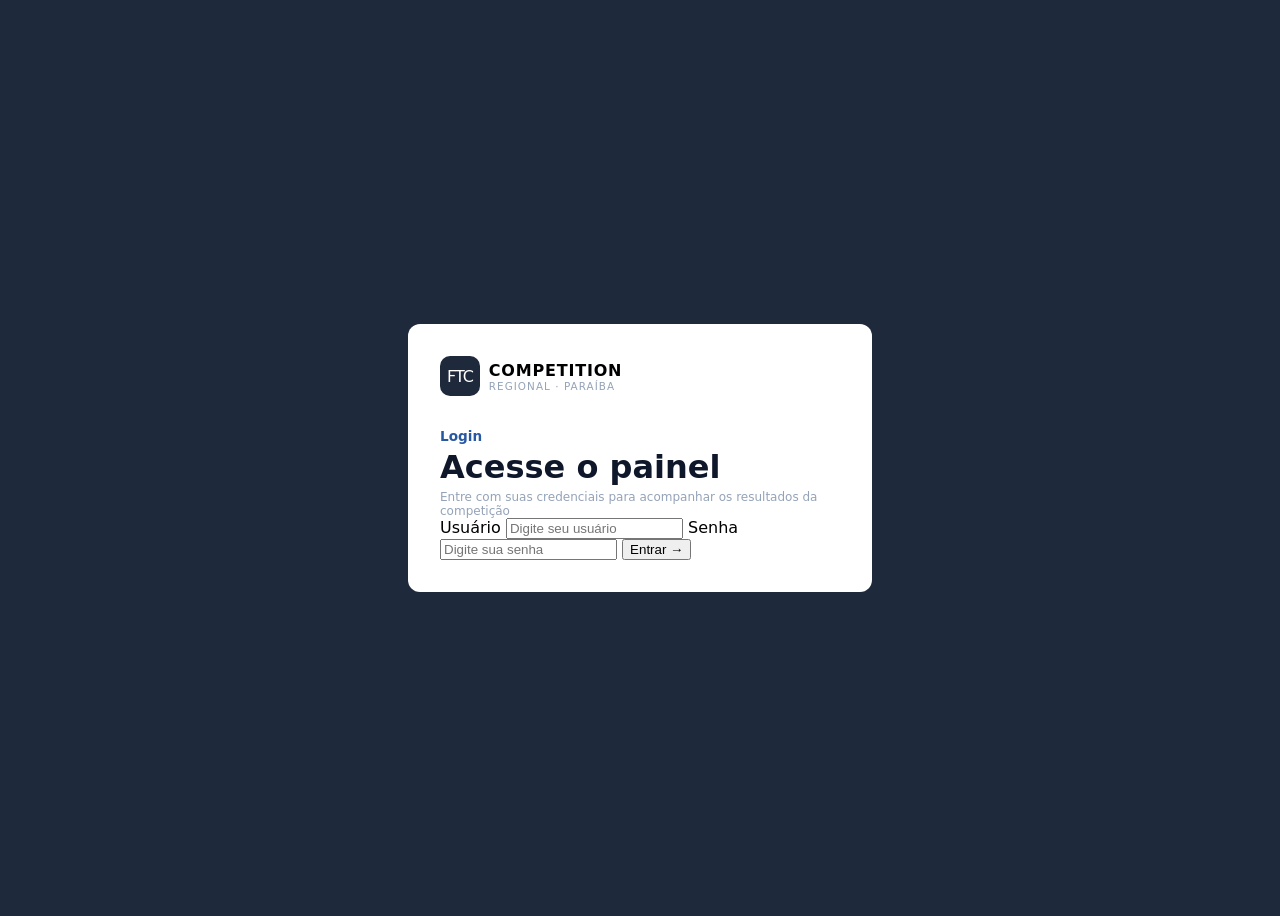
<file: index.html>
<!DOCTYPE html>
<html lang="pt-br">
<head>
    <meta charset="UTF-8">
    <meta name="viewport" content="width=device-width, initial-scale=1.0">
    <title>FTC|PB Regional</title>
    <link rel="stylesheet" href="style.css">
</head>
<body>
    <section class="login-screen">
        <div class="login-card">
            <div class="organization">
                <div class="box-ftc">
                    FTC
                </div> 
                <div class="column-itens">
                    <strong>COMPETITION</strong>
                    <span>REGIONAL · PARAÍBA</span>
                </div>
            </div>
            <div class="intro">
                <p class="minor">Login</p>
                <h1>Acesse o painel</h1>
                <p class="minor-information">Entre com suas credenciais para acompanhar os resultados da competição</p>
            </div>
            <form>
                <label for="username">Usuário</label>
                <input type="text" placeholder="Digite seu usuário" required>
                <label for="password">Senha</label>
                <input type="password" placeholder="Digite sua senha" required>
                <button type="submit">Entrar <span>→</span></button>
            </form>
        </div>
    </section>
</body>
</html>
</file>
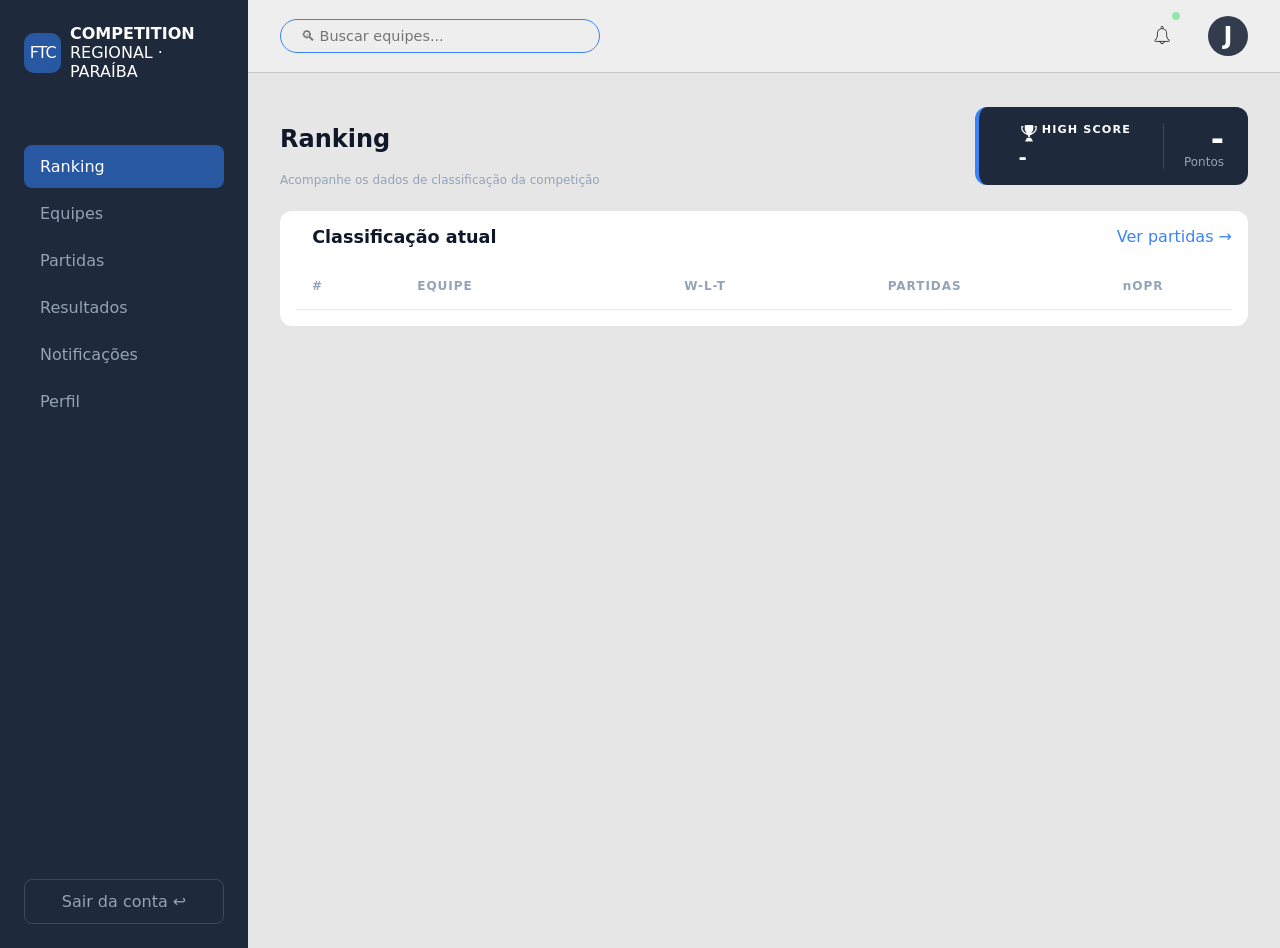
<file: ftc-pb-competition/paginas/pag-home.html>
<!DOCTYPE html>
<html lang="pt-br">
    <head>
        <meta charset="UTF-8">
        <meta name="viewport" content="width=device-width, initial-scale=1.0">
        <title>FTC|PB Regional</title>
        <link rel="stylesheet" href="../estilos/base.css">
        <link rel="stylesheet" href="../estilos/style-home.css">
        <script src="../scripts/script-home.js" defer></script>
    </head>
    <body>
        <div class="layout">
            <nav class="menu">
                <div class="organization">
                    <div class="box-ftc">FTC</div>
                    <div class="column-itens">
                        <strong>COMPETITION</strong>
                        <span>REGIONAL · PARAÍBA</span>
                    </div>
                </div>

                <ul class="menu-lista">
                    <li><a href="#" class="ativo" data-secao="ranking" aria-label="Abrir seção de ranking">Ranking</a></li>
                    <li><a href="#" data-secao="equipes" aria-label="Abrir seção de equipes">Equipes</a></li>
                    <li><a href="#" data-secao="partidas" aria-label="Abrir seção de partidas">Partidas</a></li>
                    <li><a href="#" data-secao="resultados" aria-label="Abrir seção de resultados">Resultados</a></li>
                    <li><a href="#" data-secao="notificacoes">Notificações</a></li>
                    <li><a href="#" data-secao="perfil" aria-label="Abrir seção de perfil">Perfil</a></li>
                </ul>
                <a class="btn-sair" href="pag-login.html">Sair da conta <span>↩</span></a>
            </nav>
            <div class="overlay" id="overlay"></div>
            
            <div class="area-principal">
                    <header class="topbar">
                        <button class="btn-menu" id="btn-menu" aria-label="Abrir menu">☰</button>
                        <input type="search" class="busca" placeholder="🔍︎ Buscar equipes...">
                        <div class="topbar-acoes">
                            <button class="icone-btn" aria-label="Notificações" data-secao="notificacoes">
                                <img src="../imagens/sino.png" alt="sino" width="20"><span class="ponto"></span>
                            </button>
                            <div class="perfil">
                                <div class="avatar" data-secao="perfil" aria-label="Abrir perfil">J</div>
                            </div>
                        </div>
                    </header>
                
                <main class="conteudo">
                    <section id="ranking" class="secao ativa">
                            <header class="top-ranking">
                                <div class="information-ranking">
                                    <h1>Ranking</h1>
                                    <p class="minor-information">Acompanhe os dados de classificação da competição</p>
                                </div>
                                <div class="high-score">
                                    <div id="lider-logos-container" class="destaque-logos-grupo">
                                        <!-- As logos das equipes serão injetadas aqui via JavaScript -->
                                    </div>
                                    <div class="leader-ranking">
                                        <span class="destaque-rotulo"><img src="../imagens/trofeu.png" alt="trofeu" width="20px"> High Score</span>
                                        <strong id="lider-nome" class="destaque-nome">-</strong>
                                    </div>
                                    <div class="destaque-pontos">
                                        <strong id="lider-pontos">-</strong>
                                        <span>Pontos</span>
                                    </div>
                                </div>
                            </header>
                        <div class="tabela-container">
                            <div class="classificacao-ranking">
                                <div class="titulo-classificacao">
                                    <h2>Classificação atual</h2>
                                    <span id="total-equipes"> </span>
                                </div>
                                <div class="acesso-partidas">
                                    <span data-secao="partidas">Ver partidas →</span>
                                </div>
                            </div>
                            <table class="tabela">
                                <thead>
                                    <tr>
                                        <th>#</th>
                                        <th>EQUIPE</th>
                                        <th>W-L-T</th>
                                        <th>PARTIDAS</th>
                                        <th>nOPR</th>
                                    </tr>
                                </thead>
                                <tbody id="ranking-corpo">
                                </tbody>
                            </table>
                        </div>
                    </section>
                    <section id="equipes" class="secao">
                        <h1>Equipes</h1>
                    </section>
                    <section id="partidas" class="secao">
                        <header class="top-partidas">
                            <h1>Partidas</h1>
                            <p class="minor-information">Alianças e placares de cada partida</p>
                        </header>

                        <form id="form-partida" class="form-partida">
                            <h2>Adicionar partida</h2>

                            <div class="form-aliancas">
                                <fieldset class="form-alianca vermelha">
                                    <legend>Aliança vermelha</legend>
                                    <select id="v1" required></select>
                                    <select id="v2" required></select>
                                    <input type="number" id="vnp" min="0" placeholder="Placar">
                                    <input type="number" id="vpp" min="0" placeholder="Penalidades">
                                </fieldset>

                                <fieldset class="form-alianca azul">
                                    <legend>Aliança azul</legend>
                                    <select id="a1" required></select>
                                    <select id="a2" required></select>
                                    <input type="number" id="anp" min="0" placeholder="Placar">
                                    <input type="number" id="app" min="0" placeholder="Penalidades">
                                </fieldset>
                            </div>

                            <p class="form-erro" id="form-erro"></p>
                            <button type="submit">Adicionar partida</button>
                        </form>
                        <div class="lista-partidas" id="lista-partidas"></div>
                    </section>
                    <section id="Resultados" class="secao">
                        <h1>Resultados</h1>
                    </section>
                    <section id="notificacoes" class="secao">
                        <h1>Notificações</h1>
                    </section>
                    <section id="perfil" class="secao">
                        <h1>Perfil</h1>
                    </section>
                </main>
            </div>
        </div>
    </body>
</html>
</file>
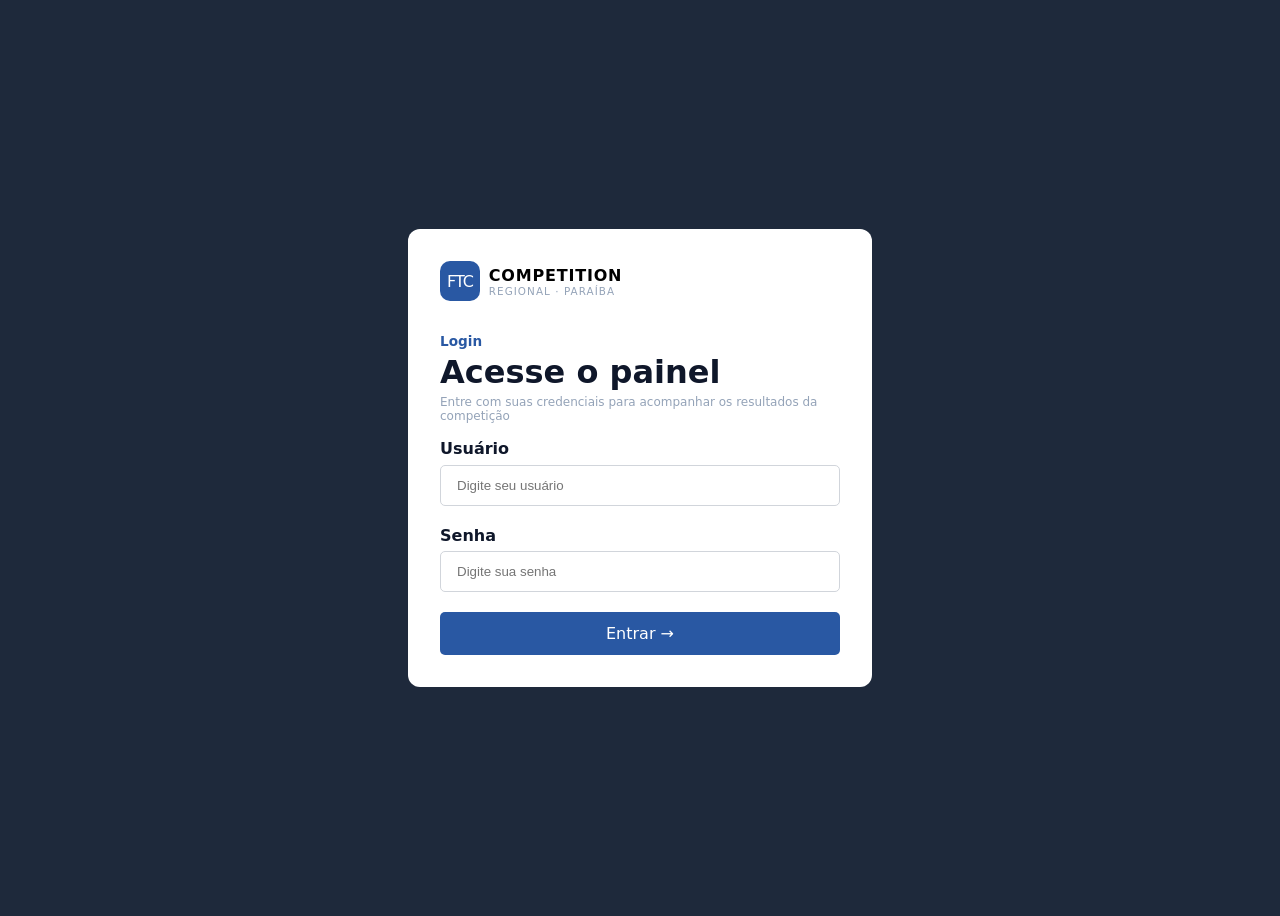
<file: ftc-pb-competition/paginas/pag-login.html>
<!DOCTYPE html>
<html lang="pt-br">
<head>
    <meta charset="UTF-8">
    <meta name="viewport" content="width=device-width, initial-scale=1.0">
    <title>FTC|PB Regional</title>
    <link rel="stylesheet" href="../estilos/base.css">
    <link rel="stylesheet" href="../estilos/style-login.css">
    <script src="../scripts/script-login.js" defer></script>
    
</head>
<body>
    <section class="login-screen">
        <div class="login-card">
            <div class="organization">
                <div class="box-ftc">
                    FTC
                </div> 
                <div class="column-itens">
                    <strong>COMPETITION</strong>
                    <span>REGIONAL · PARAÍBA</span>
                </div>
            </div>
            <div class="intro">
                <p class="minor">Login</p>
                <h1>Acesse o painel</h1>
                <p class="minor-information">Entre com suas credenciais para acompanhar os resultados da competição</p>
            </div>
            <form id="login-form">
                <div class="field">
                    <label for="username">Usuário</label>
                    <input type="text" placeholder="Digite seu usuário" id="username" required>
                </div>
                <div class="field">
                    <label for="password">Senha</label>
                    <input type="password" placeholder="Digite sua senha" id="password" required>
                </div>
                <div>
                    <button type="submit">Entrar <span>→</span></button>
                </div>
            </form>
        </div>
    </section>
</body>
</html>
</file>
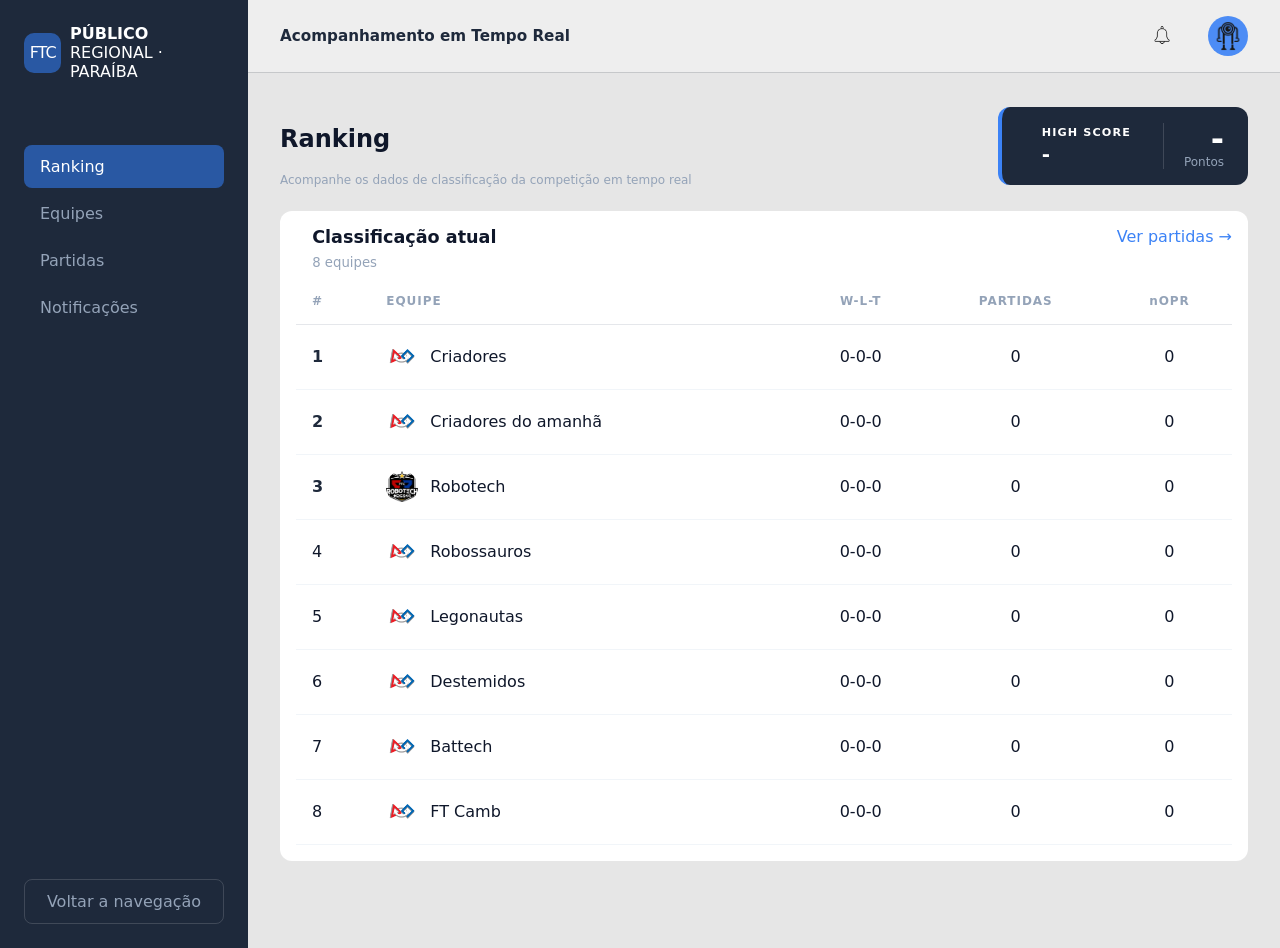
<file: codigo/ftc-pb-competition/paginas/pag-home-publico.html>
<!DOCTYPE html>
<html lang="pt-br">
    <head>
        <meta charset="UTF-8">
        <meta name="viewport" content="width=device-width, initial-scale=1.0">
        <title>FTC PB Regional - Acompanhamento Público</title>
        <link rel="stylesheet" href="../estilos/base.css">
        <link rel="stylesheet" href="../estilos/style-home.css">
        <link rel="icon" type="image/png" href="../imagens/robo.png">
        <script src="../scripts/script-home.js" defer></script>
    </head>
    <body>
        <div class="layout">
            <nav class="menu">
                <div class="organization">
                    <div class="box-ftc">FTC</div>
                    <div class="column-itens">
                        <strong>PÚBLICO</strong>
                        <span>REGIONAL · PARAÍBA</span>
                    </div>
                </div>

                <ul class="menu-lista">
                    <li><a href="#" class="ativo" data-secao="ranking" aria-label="Abrir seção de ranking">Ranking</a></li>
                    <li><a href="#" data-secao="equipes" aria-label="Abrir seção de equipes">Equipes</a></li>
                    <li><a href="#" data-secao="partidas" aria-label="Abrir seção de partidas">Partidas</a></li>
                    <li><a href="#" data-secao="notificacoes">Notificações</a></li>
                </ul>
                <a class="btn-sair" href="https//google.com.br">Voltar a navegação <span></span></a>
            </nav>
            <div class="overlay" id="overlay"></div>
            
            <div class="area-principal">
                <header class="topbar">
                    <button class="btn-menu" id="btn-menu" aria-label="Abrir menu">☰</button>
                    <div class="topbar-titulo-publico">
                        <span>Acompanhamento em Tempo Real</span>
                    </div>
                    <div class="topbar-acoes">
                        <button class="icone-btn" aria-label="Notificações" data-secao="notificacoes">
                                <img src="../imagens/sino.png" alt="sino" width="20"><span class="ponto"></span>
                        </button>
                        <div class="perfil">
                            <div class="avatar-publico" title="Modo Espectador">
                                <img src="../imagens/robo.png" alt="robô observador" width="30px">
                            </div>
                        </div>
                    </div>
                </header>
                
                <main class="conteudo">
                    <!-- Seção Ranking -->
                    <section id="ranking" class="secao ativa">
                        <header class="top-ranking">
                            <div class="information-ranking">
                                <h1>Ranking</h1>
                                <p class="minor-information">Acompanhe os dados de classificação da competição em tempo real</p>
                            </div>
                            <div class="high-score">
                                <div id="lider-logos-container" class="destaque-logos-grupo">
                                    <!-- Injetado via JS -->
                                </div>
                                <div class="leader-ranking">
                                    <span class="destaque-rotulo">High Score</span>
                                    <strong id="lider-nome" class="destaque-nome">-</strong>
                                </div>
                                <div class="destaque-pontos">
                                    <strong id="lider-pontos">-</strong>
                                    <span>Pontos</span>
                                </div>
                            </div>
                        </header>
                        <div class="tabela-container">
                            <div class="classificacao-ranking">
                                <div class="titulo-classificacao">
                                    <h2>Classificação atual</h2>
                                    <span id="total-equipes"> </span>
                                </div>
                                <div class="acesso-partidas">
                                    <span data-secao="partidas">Ver partidas →</span>
                                </div>
                            </div>
                            <table class="tabela">
                                <thead>
                                    <tr>
                                        <th>#</th>
                                        <th>EQUIPE</th>
                                        <th>W-L-T</th>
                                        <th>PARTIDAS</th>
                                        <th>nOPR</th>
                                    </tr>
                                </thead>
                                <tbody id="ranking-corpo">
                                </tbody>
                            </table>
                        </div>
                    </section>

                    <!-- Seção Equipes (Somente visualização) -->
                    <section id="equipes" class="secao">
                        <header class="top-equipes">
                            <div>
                                <h1>Equipes Participantes</h1>
                                <p class="minor-information">Conheça todas as equipes cadastradas no torneio</p>
                            </div>
                        </header>
                        <div class="container-cards-equipes" id="lista-equipes">
                            <!-- Injetado via JS -->
                        </div>
                    </section>

                    <!-- Seção Partidas (Somente visualização) -->
                    <section id="partidas" class="secao">
                        <header class="top-partidas">
                            <h1>Partidas</h1>
                            <p class="minor-information">Alianças e placares atualizados</p>
                        </header>
                        <div class="lista-partidas" id="lista-partidas">
                            <!-- Injetado via JS -->
                        </div>
                    </section>
                    <section id="notificacoes" class="secao">
                        <header class="top-notificacoes">
                            <h1>Notificações</h1>
                            <p class="minor-information">Acompanhe as atualizações e eventos recentes da competição</p>
                        </header>

                        <div class="acoes-notificacoes">
                            <button id="btn-limpar-notificacoes" class="btn-secundario">Limpar notificações</button>
                        </div>

                        <div class="lista-notificacoes" id="lista-notificacoes">
                            <!-- Inserido via JavaScript -->
                        </div>
                    </section>
                </main>
            </div>
        </div>
    </body>
</html>
</file>
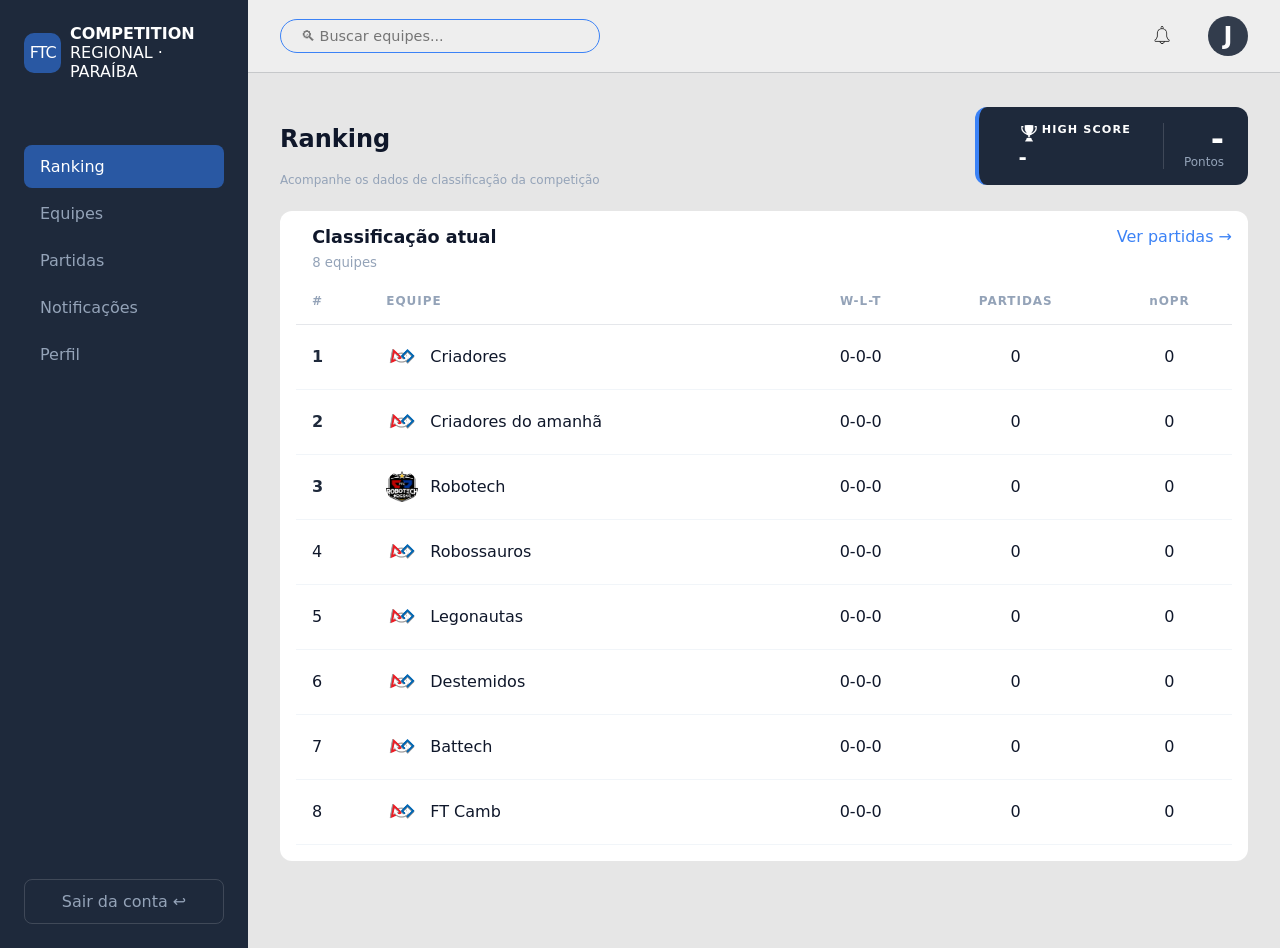
<file: codigo/ftc-pb-competition/paginas/pag-home.html>
<!DOCTYPE html>
<html lang="pt-br">
    <head>
        <meta charset="UTF-8">
        <meta name="viewport" content="width=device-width, initial-scale=1.0">
        <title>FTC|PB Regional</title>
        <link rel="icon" type="image/png" href="../imagens/robo.png">
        <link rel="stylesheet" href="../estilos/base.css">
        <link rel="stylesheet" href="../estilos/style-home.css">
        <script src="../scripts/script-home.js" defer></script>
    </head>
    <body>
        <div class="layout">
            <nav class="menu">
                <div class="organization">
                    <div class="box-ftc">FTC</div>
                    <div class="column-itens">
                        <strong>COMPETITION</strong>
                        <span>REGIONAL · PARAÍBA</span>
                    </div>
                </div>

                <ul class="menu-lista">
                    <li><a href="#" class="ativo" data-secao="ranking" aria-label="Abrir seção de ranking">Ranking</a></li>
                    <li><a href="#" data-secao="equipes" aria-label="Abrir seção de equipes">Equipes</a></li>
                    <li><a href="#" data-secao="partidas" aria-label="Abrir seção de partidas">Partidas</a></li>
                    <li><a href="#" data-secao="notificacoes">Notificações</a></li>
                    <li><a href="#" data-secao="perfil" aria-label="Abrir seção de perfil">Perfil</a></li>
                </ul>
                <a class="btn-sair" href="pag-login.html">Sair da conta <span>↩</span></a>
            </nav>
            <div class="overlay" id="overlay"></div>
            
            <div class="area-principal">
                    <header class="topbar">
                        <button class="btn-menu" id="btn-menu" aria-label="Abrir menu">☰</button>
                        <input type="search" class="busca" placeholder="🔍︎ Buscar equipes...">
                        <div class="topbar-acoes">
                            <button class="icone-btn" aria-label="Notificações" data-secao="notificacoes">
                                <img src="../imagens/sino.png" alt="sino" width="20"><span class="ponto"></span>
                            </button>
                            <div class="perfil">
                                <div class="avatar" data-secao="perfil" aria-label="Abrir perfil"></div>
                            </div>
                        </div>
                    </header>
                
                <main class="conteudo">
                    <section id="ranking" class="secao ativa">
                            <header class="top-ranking">
                                <div class="information-ranking">
                                    <h1>Ranking</h1>
                                    <p class="minor-information">Acompanhe os dados de classificação da competição</p>
                                </div>
                                <div class="high-score">
                                    <div id="lider-logos-container" class="destaque-logos-grupo">
                                        <!-- As logos das equipes serão injetadas aqui via JavaScript -->
                                    </div>
                                    <div class="leader-ranking">
                                        <span class="destaque-rotulo"><img src="../imagens/trofeu.png" alt="trofeu" width="20px"> High Score</span>
                                        <strong id="lider-nome" class="destaque-nome">-</strong>
                                    </div>
                                    <div class="destaque-pontos">
                                        <strong id="lider-pontos">-</strong>
                                        <span>Pontos</span>
                                    </div>
                                </div>
                            </header>
                        <div class="tabela-container">
                            <div class="classificacao-ranking">
                                <div class="titulo-classificacao">
                                    <h2>Classificação atual</h2>
                                    <span id="total-equipes"> </span>
                                </div>
                                <div class="acesso-partidas">
                                    <span data-secao="partidas">Ver partidas →</span>
                                </div>
                            </div>
                            <table class="tabela">
                                <thead>
                                    <tr>
                                        <th>#</th>
                                        <th>EQUIPE</th>
                                        <th>W-L-T</th>
                                        <th>PARTIDAS</th>
                                        <th>nOPR</th>
                                    </tr>
                                </thead>
                                <tbody id="ranking-corpo">
                                </tbody>
                            </table>
                        </div>
                    </section>
                    <section id="equipes" class="secao">
                        <header class="top-equipes">
                            <div>
                                <h1>Equipes</h1>
                                <p class="minor-information">Gerencie e cadastre as equipes participantes</p>
                            </div>
                        </header>

                        <!-- Formulário para cadastrar nova equipe -->
                        <form id="form-equipe" class="form-equipe">
                            <h2>Adicionar nova equipe</h2>
                            
                            <div class="form-equipe-campos">
                                <div class="grupo-input">
                                    <label for="equipe-id">Número da Equipe</label>
                                    <input type="number" id="equipe-id" min="1" placeholder="Ex: 109" required>
                                </div>

                                <div class="grupo-input">
                                    <label for="equipe-nome">Nome da Equipe</label>
                                    <input type="text" id="equipe-nome" placeholder="Ex: CyberTitans" required>
                                </div>

                                <div class="grupo-input">
                                    <label for="equipe-logo">URL da Logo (Opcional)</label>
                                    <input type="url" id="equipe-logo" placeholder="https://exemplo.com/logo.png">
                                </div>
                            </div>

                            <p class="form-erro" id="form-erro-equipe"></p>
                            <button type="submit">Cadastrar equipe</button>
                        </form>

                        <!-- Grade onde os cards das equipes serão exibidos -->
                        <div class="container-cards-equipes" id="lista-equipes">
                            <!-- Inserido via JavaScript -->
                        </div>
                    </section>
                    <section id="partidas" class="secao">
                        <header class="top-partidas">
                            <h1>Partidas</h1>
                            <p class="minor-information">Alianças e placares de cada partida</p>
                        </header>

                        <form id="form-partida" class="form-partida">
                            <h2>Adicionar partida</h2>

                            <div class="form-aliancas">
                                <fieldset class="form-alianca vermelha">
                                    <legend>Aliança vermelha</legend>
                                    <select id="v1" required></select>
                                    <select id="v2" required></select>
                                    <input type="number" id="vnp" min="0" placeholder="Placar">
                                    <input type="number" id="vpp" min="0" placeholder="Penalidades">
                                </fieldset>

                                <fieldset class="form-alianca azul">
                                    <legend>Aliança azul</legend>
                                    <select id="a1" required></select>
                                    <select id="a2" required></select>
                                    <input type="number" id="anp" min="0" placeholder="Placar">
                                    <input type="number" id="app" min="0" placeholder="Penalidades">
                                </fieldset>
                            </div>

                            <p class="form-erro" id="form-erro"></p>
                            <button type="submit">Adicionar partida</button>
                        </form>
                        <div class="lista-partidas" id="lista-partidas"></div>
                    </section>
                    <section id="notificacoes" class="secao">
                        <header class="top-notificacoes">
                            <h1>Notificações</h1>
                            <p class="minor-information">Acompanhe as atualizações e eventos recentes da competição</p>
                        </header>

                        <div class="acoes-notificacoes">
                            <button id="btn-limpar-notificacoes" class="btn-secundario">Limpar notificações</button>
                        </div>

                        <div class="lista-notificacoes" id="lista-notificacoes">
                            <!-- Inserido via JavaScript -->
                        </div>
                    </section>
                    <section id="perfil" class="secao">
                        <header class="top-perfil">
                            <h1>Perfil do Usuário</h1>
                            <p class="minor-information">Gerencie suas informações pessoais e preferências do sistema</p>
                        </header>

                        <div class="perfil-grid-layout">
                            <!-- Card de Informações Principais -->
                            <div class="card-perfil-info">
                                <div class="perfil-banner-avatar">
                                    <div class="perfil-avatar-grande" id="perfil-avatar-inicial">J</div>
                                    <div class="perfil-dados-principais">
                                        <h2 id="perfil-nome-exibicao">João Silva</h2>
                                        <span id="perfil-cargo-exibicao">Juiz / Administrador FTC</span>
                                        <span class="perfil-localizacao">📍 Regional Paraíba - PB</span>
                                    </div>
                                </div>

                                <div class="perfil-estatisticas-rapidas">
                                    <div class="stat-item">
                                        <strong id="stat-partidas-registradas">0</strong>
                                        <span>Partidas Registradas</span>
                                    </div>
                                    <div class="stat-item">
                                        <strong id="stat-equipes-cadastradas">0</strong>
                                        <span>Equipes no Torneio</span>
                                    </div>
                                </div>
                            </div>

                            <!-- Formulário de Edição de Perfil -->
                            <form id="form-perfil" class="form-perfil-config">
                                <h2>Editar Informações</h2>

                                <div class="grupo-input">
                                    <label for="input-nome-usuario">Nome Completo</label>
                                    <input type="text" id="input-nome-usuario" value="João Silva" required>
                                </div>

                                <div class="grupo-input">
                                    <label for="input-email-usuario">E-mail de Contato</label>
                                    <input type="email" id="input-email-usuario" value="joao.silva@ftcpb.com" required>
                                </div>

                                <div class="grupo-input">
                                    <label for="input-cargo-usuario">Cargo / Função</label>
                                    <select id="input-cargo-usuario" required>
                                        <option value="" disabled selected>Selecione o cargo</option>
                                        <option value="Juiz de sala">Juiz de sala</option>
                                        <option value="Juiz de arena">Juiz de arena</option>
                                        <option value="Juiz chefe">Juiz chefe</option>
                                    </select>
                                </div>

                                <p class="form-erro" id="form-erro-perfil"></p>
                                <button type="submit" class="btn-primario">Salvar alterações</button>
                            </form>
                        </div>
                    </section>
                </main>
            </div>
        </div>
    </body>
</html>
</file>
<file: style.css>
body{
    background: #1e293b;
    font-family: system-ui, -apple-system, "Segoe UI", sans-serif;
}

.login-screen{
    background: #1e293b;
    place-items: center;
    min-height: 100vh;
    display: grid;
}

.login-card{
    background-color: #fff;
    width: 100%;
    max-width: 400px;
    padding: 2rem;
    border-radius: 12px;
}

.organization{
    display: flex;
    align-items: center;
    gap: 0.55rem;
    margin-bottom: 2rem;
}

.column-itens{
    display: flex;
    flex-direction: column;
}

.column-itens span{
    font-size: 0.65rem;
    color: #94a3b8;
    letter-spacing: 0.1em;
}

.column-itens strong{
    color: #000000;
    font-size: 1rem;
    letter-spacing: 0.05em;
}

.box-ftc{
    background-color: #1e293b;
    width: 40px;
    height: 40px;
    border-radius: 10px;
    display: grid;
    place-items: center;
    color: #fff;
    letter-spacing: -1px;
}

.intro{
    display: flex;
    flex-direction: column;
    gap: 0.25rem;
}

.intro *{
    margin: 0;
}

.intro h1 {
    font-size: 2rem;
    font-weight: 700;
    color: #0f172a;      /* quase preto */
}

.minor{
    color: #2958a3;
    font-size: 0.85rem;
    font-weight: 700;
}

.minor-information{
    color: #94a3b8;
    font-size: 0.75rem;
}
</file>
<file: ftc-pb-competition/estilos/base.css>
.organization{
    display: flex;
    align-items: center;
    gap: 0.55rem;
    margin-bottom: 2rem;
    color: #fff;
}

.box-ftc{
    background-color: #2958a3;
    width: 40px;
    height: 40px;
    border-radius: 10px;
    display: grid;
    place-items: center;
    color: #fff;
    letter-spacing: -1px;
}

.column-itens{
    display: flex;
    flex-direction: column;
}
</file>
<file: ftc-pb-competition/estilos/style-home.css>
/* =====================================================================
   PAINEL FTC COMPETITION - REGIONAL PARAÍBA
   Organização do arquivo:
     1. Base e estrutura geral
     2. Menu lateral
     3. Barra superior (topbar)
     4. Troca de seções
     5. Ranking (cabeçalho, card de líder e tabela)
     6. Partidas (lista)
     7. Formulário para adicionar partidas
     8. Responsividade (menu mobile)
   ===================================================================== */


/* =====================================================================
   1. BASE E ESTRUTURA GERAL
   ===================================================================== */

body {
    font-family: system-ui, -apple-system, "Segoe UI", sans-serif;
    margin: 0; /* remove a margem padrão do navegador */
}

/* Menu e área principal lado a lado. */
.layout {
    display: flex;
    min-height: 100vh;
}

/* Coluna da direita: topbar em cima, conteúdo embaixo.
   min-width: 0 impede que tabelas largas estourem a tela. */
.area-principal {
    background-color: #e6e6e6;
    flex: 1;
    display: flex;
    flex-direction: column;
    min-width: 0;
}

/* Área onde as seções aparecem. */
.conteudo {
    flex: 1;
    padding: 2rem;
}

/* Texto pequeno e discreto (subtítulos). */
.minor-information {
    color: #94a3b8;
    font-size: 0.75rem;
}


/* =====================================================================
   2. MENU LATERAL
   ===================================================================== */

.menu {
    width: 200px;
    flex-shrink: 0;            /* a largura não encolhe */
    background-color: #1e293b;
    padding: 1.5rem;
    display: flex;
    flex-direction: column;
    gap: 2rem;
    position: sticky;          /* fica parado enquanto a página rola */
    top: 0;
    height: 100vh;
}

/* Lista de links, sem bolinhas e sem recuo. */
.menu-lista {
    list-style: none;
    padding: 0;
    margin: 0;
    display: flex;
    flex-direction: column;
    gap: 0.25rem;
}

/* Cada link ocupa a linha inteira (área de clique maior). */
.menu-lista a {
    display: block;
    padding: 0.75rem 1rem;
    border-radius: 8px;
    color: #94a3b8;
    text-decoration: none;
    font-weight: 500;
}

/* Item da seção que está aberta. */
.menu-lista a.ativo {
    background-color: #2958a3;
    color: #fff;
}

/* Botão de sair: margin-top auto o empurra para o fim do menu. */
.btn-sair {
    margin-top: auto;
    padding: 0.75rem 1rem;
    border-radius: 8px;
    color: #94a3b8;
    text-decoration: none;
    font-weight: 500;
    border: 1px solid rgba(255, 255, 255, 0.15);
    text-align: center;
}


/* =====================================================================
   3. BARRA SUPERIOR (TOPBAR)
   ===================================================================== */

/* Fixa no topo enquanto o conteúdo rola por baixo. */
.topbar {
    position: sticky;
    top: 0;
    z-index: 10;               /* garante que fique acima do conteúdo */
    display: flex;
    align-items: center;
    justify-content: space-between;
    gap: 1rem;
    padding: 0.75rem 2rem;
    background-color: #eeeeee;
    border-bottom: 1px solid #c6c8ca;
}

/* Campo de busca em formato de pílula. */
.busca {
    background-color: #eeeeee;
    width: 100%;
    max-width: 320px;
    padding: 0.5rem 1.25rem;
    border: 1px solid #3b82f6;
    border-radius: 999px;      /* valor alto = pontas totalmente arredondadas */
    font-family: inherit;
    font-size: 0.9rem;
}

/* Sino e avatar, agrupados à direita. */
.topbar-acoes {
    display: flex;
    align-items: center;
    gap: 1.75rem;
}

/* Botão do sino. position: relative serve de referência para a bolinha. */
.icone-btn {
    position: relative;
    background: none;
    border: none;
    font-size: 1.7rem;
    cursor: pointer;
    padding: 0.5rem;
}

/* Bolinha de notificação no canto do sino. */
.ponto {
    position: absolute;
    top: 0;
    right: 0;
    width: 8px;
    height: 8px;
    background-color: #93e7ae;
    border-radius: 50%;
}

.perfil {
    display: flex;
    align-items: center;
    gap: 0.75rem;
}

.perfil-nome {
    font-weight: 600;
    color: #0f172a;
}

/* Avatar circular com a inicial do usuário. */
.avatar {
    width: 40px;
    height: 40px;
    border-radius: 50%;
    background-color: #1e293b;
    opacity: 90%;
    color: #fff;
    display: grid;
    place-items: center;       /* centraliza a letra */
    font-weight: 600;
    font-size: 1.5rem;
    cursor: pointer;
}

/* Botão ☰ do menu mobile. Escondido no desktop; aparece no @media. */
.btn-menu {
    display: none;
    background: none;
    border: none;
    font-size: 1.5rem;
    cursor: pointer;
    padding: 0.25rem 0.5rem;
}

/* Camada escura atrás do menu mobile. Escondida por padrão. */
.overlay {
    display: none;
}


/* =====================================================================
   4. TROCA DE SEÇÕES
   Todas escondidas; só a que tem a classe "ativa" aparece.
   ===================================================================== */

.secao {
    display: none;
}

.secao.ativa {
    display: block;
}


/* =====================================================================
   5. RANKING
   ===================================================================== */

/* Cabeçalho: título à esquerda e card de líder à direita. */
.top-ranking {
    display: flex;
    justify-content: space-between;
    align-items: center;
    flex-wrap: wrap;           /* permite quebrar linha em telas estreitas */
    gap: 1rem;
    margin-bottom: 1.5rem;
    width: 100%;
}

.information-ranking {
    display: flex;
    flex-direction: column;
    color: #0f172a;
}

.information-ranking .minor-information {
    margin: 0;
}

/* Card escuro do líder (High Score). */
.high-score {
    display: flex;
    align-items: center;
    gap: 1rem;
    padding: 1rem 1.5rem;
    background-color: #1e293b;
    border-radius: 12px;
    border-left: 4px solid #3b82f6; /* faixa de destaque */
}

.leader-ranking {
    display: flex;
    flex-direction: column;
    align-items: flex-start;
    gap: 0.15rem;
}

/* Rótulo "High Score" com o troféu ao lado. */
.destaque-rotulo {
    display: flex;
    font-size: 0.7rem;
    font-weight: 700;
    text-transform: uppercase;
    letter-spacing: 0.1em;
    color: #ffffff;
    gap: 0.2rem;
}

/* Grupo de logos do High Score (permite exibir uma ou mais logos) */
.destaque-logos-grupo {
    display: flex;
    align-items: center;
}

/* Quando houver mais de uma logo, sobrepõe levemente ou alinha com espaçamento */
.destaque-logos-grupo img.destaque-logo {
    width: 48px;
    height: 48px;
    border-radius: 50%;
    padding: 2px;
    background-color: #1e293b;
    object-fit: contain;
    border: 2px solid #3b82f6;
}

.destaque-logos-grupo img.destaque-logo:not(:first-child) {
    margin-left: -16px; /* Efeito de sobreposição elegante para equipes empatadas */
}

/* Caso seja apenas uma logo, mantém o tamanho padrão */
.destaque-logos-grupo img.destaque-logo:only-child {
    width: 56px;
    height: 56px;
    margin-left: 0;
}

.destaque-nome {
    font-size: 1.25rem;
    color: #fff;
}

/* Bloco dos pontos do High Score, separado por uma linha vertical. */
.destaque-pontos {
    display: flex;
    flex-direction: column;
    align-items: flex-end;
    margin-left: 1rem;
    padding-left: 1.25rem;
    border-left: 1px solid rgba(255, 255, 255, 0.15);
    color: #94a3b8;
    font-size: 0.75rem;
}

.destaque-pontos strong {
    font-size: 2rem;
    line-height: 1;
    color: #fff;
}

/* Cartão branco que envolve o título e a tabela. */
.tabela-container {
    background-color: #fff;
    border-radius: 12px;
    overflow-x: auto;          /* rola na horizontal em telas pequenas */
    padding: 1rem;
}

.classificacao-ranking{
    display: flex;
    justify-content: space-between;
}

.acesso-partidas{
    color: #3b82f6;
    cursor: pointer;
}

/* Título da tabela ("Classificação atual" + contagem de equipes). */
.titulo-classificacao {
    padding-left: 1.01rem;
    display: flex;
    flex-direction: column;
    justify-content: space-between;
    margin-bottom: 0.5rem;
    gap: 0.5rem;
}

.titulo-classificacao h2 {
    margin: 0;
    font-size: 1.1rem;
    color: #0f172a;
}

.titulo-classificacao span {
    font-size: 0.83rem;
    color: #94a3b8;
}

.tabela {
    width: 100%;
    border-collapse: collapse; /* junta as bordas das células */
}

/* Cabeçalho da tabela. */
.tabela th {
    text-align: left;
    font-size: 0.75rem;
    letter-spacing: 0.08em;
    color: #94a3b8;
    padding: 1rem;
    border-bottom: 1px solid #e5e7eb;
}

.tabela td {
    padding: 1rem;
    border-bottom: 1px solid #f1f5f9;
    color: #0f172a;
}

/* Realce da linha ao passar o mouse. */
.tabela tbody tr:hover {
    background-color: #f8fafc;
}

/* Posição das três primeiras equipes em negrito. */
.tabela tbody tr:nth-child(-n+3) td:first-child {
    font-weight: 700;
    color: #1e293b;
}

/* Da 3ª coluna em diante (W-L-T, partidas, nOPR), texto centralizado. */
.tabela th:nth-child(n+3),
.tabela td:nth-child(n+3) {
    text-align: center;
}

/* Logo e nome da equipe lado a lado, dentro da tabela. */
.equipe-celula {
    display: flex;
    align-items: center;
    gap: 0.75rem;
}

.equipe-logo {
    width: 32px;
    height: 32px;
    border-radius: 50%;
    object-fit: contain;
}


/* =====================================================================
   6. PARTIDAS (LISTA)
   ===================================================================== */

/* Cards de partida empilhados. */
.lista-partidas {
    display: flex;
    flex-direction: column;
    gap: 0.75rem;
}

/* Cada partida: vermelha | número | azul. A coluna do meio se ajusta
   ao conteúdo e as laterais dividem o resto igualmente. */
.partida {
    display: grid;
    grid-template-columns: 1fr auto 1fr auto;
    align-items: center;
    gap: 1rem;
    background-color: #fff;
    border-radius: 12px;
    padding: 1rem;
}

/* Número da partida (Q1, Q2...). */
.partida-numero {
    font-size: 0.75rem;
    font-weight: 700;
    color: #94a3b8;
}

/* Bloco de uma aliança (nomes das equipes + placar). */
.alianca {
    display: flex;
    align-items: center;
    justify-content: space-between;
    gap: 1rem;
    padding: 0.75rem 1rem;
    border-radius: 8px;
    border-left: 4px solid transparent;
    background-color: #dfdfdf80;
}

.v{
    border-left-color: #ef4444;
}

.a{
    border-right: 4px solid #3b82f6;
    border-left: none;
}

/* Aliança vermelha: faixa vermelha à esquerda. */
.alianca.vermelha {
    border-left-color: #ef4444;
    background-color: #ef444434;
}

/* Aliança azul: faixa azul à direita (espelhada em relação à vermelha). */
.alianca.azul {
    border-right: 4px solid #3b82f6;
    border-left: none;
    background-color: #3b83f646;
    flex-direction: row;
}

/* Nomes das duas equipes, um embaixo do outro. */
.alianca-equipes {
    display: flex;
    flex-direction: column;
    font-size: 0.9rem;
    color: #0f172a;
}

.alianca-placar {
    font-size: 1.5rem;
    color: #0f172a;
}

/* Placar da aliança vencedora em verde. */
.alianca.vencedora-v .alianca-placar {
    color: #ef4444;
}

.alianca.vencedora-a .alianca-placar {
    color: #3b82f6;
}

.perdedora{
    color: #e100ff;
}

/* Botão de excluir partida. */
.btn-excluir-partida {
    grid-column: 1 / -1;
    justify-self: end;
    padding: 8px 14px;
    border: none;
    border-radius: 6px;
    background-color: #dc3545;
    color: white;
    cursor: pointer;
    font-weight: bold;
    margin-top: 10px;
}

.btn-excluir-partida:hover {
    background-color: #b02a37;
}


/* =====================================================================
   7. FORMULÁRIO PARA ADICIONAR PARTIDAS
   ===================================================================== */

/* Cartão branco do formulário, acima da lista de partidas. */
.form-partida {
    background-color: #fff;
    border-radius: 12px;
    padding: 1.25rem;
    margin-bottom: 1.5rem;
    display: flex;
    flex-direction: column;
    gap: 1rem;
}

.form-partida h2 {
    margin: 0;
    font-size: 1.1rem;
    color: #0f172a;
}

/* Duas colunas: aliança vermelha e aliança azul. */
.form-aliancas {
    display: grid;
    grid-template-columns: 1fr 1fr;
    gap: 1rem;
}

/* Cada aliança é um fieldset (grupo de campos), organizado em coluna. */
.form-alianca {
    display: flex;
    flex-direction: column;
    gap: 0.5rem;
    border: 1px solid #e5e7eb;
    border-radius: 8px;
    padding: 0.75rem 1rem 1rem;
}

/* Faixa de cor que identifica cada aliança, igual à da lista. */
.form-alianca.vermelha { border-left: 4px solid #ef4444; }
.form-alianca.azul     { border-left: 4px solid #3b82f6; }

/* Seletores de equipe e campos de placar com o mesmo visual. */
.form-alianca select,
.form-alianca input {
    padding: 0.6rem 0.75rem;
    border: 1px solid #d1d5db;
    border-radius: 6px;
    font-family: inherit;
    font-size: 0.9rem;
}

/* Mensagem de erro de validação. O min-height reserva o espaço da linha
   para o formulário não "pular" quando o erro aparece. */
.form-erro {
    margin: 0;
    min-height: 1.2em;
    color: #dc2626;
    font-size: 0.85rem;
}

/* Botão de enviar. Botões não herdam a fonte, por isso font-family: inherit. */
.form-partida button {
    align-self: flex-start;
    padding: 0.7rem 1.25rem;
    border: none;
    border-radius: 6px;
    background-color: #1e293b;
    color: #fff;
    font-family: inherit;
    cursor: pointer;
}

/* Em telas estreitas, as duas alianças ficam uma embaixo da outra. */
@media (max-width: 700px) {
    .form-aliancas {
        grid-template-columns: 1fr;
    }
}


/* =====================================================================
   8. RESPONSIVIDADE (MENU MOBILE)
   Abaixo de 900px o menu sai da tela e abre pelo botão ☰.
   ===================================================================== */

@media (max-width: 900px) {
    /* Mostra o botão ☰. */
    .btn-menu {
        display: block;
    }

    /* Tira o menu do fluxo e o esconde fora da tela, à esquerda. */
    .menu {
        position: fixed;
        top: 0;
        left: 0;
        z-index: 30;
        transform: translateX(-100%);
        transition: transform 0.25s ease; /* desliza ao abrir/fechar */
    }

    /* Menu aberto: volta para a posição normal. */
    .menu.aberto {
        transform: translateX(0);
    }

    /* Camada escura que cobre a página atrás do menu. */
    .overlay.visivel {
        display: block;
        position: fixed;
        inset: 0;                         /* ocupa a tela inteira */
        background-color: rgba(0, 0, 0, 0.5);
        z-index: 20;                      /* abaixo do menu (30) */
    }
}
</file>
<file: ftc-pb-competition/estilos/style-login.css>
body{
    background: #1e293b;
    font-family: system-ui, -apple-system, "Segoe UI", sans-serif;
}

form{
    display: flex;
    flex-direction: column;
    gap: 1.25rem;
    margin-top: 1rem;
}

label{
    font-weight: 600;
    color: #0f172a;
}

input{
    padding: 0.75rem 1rem;
    border: 1px solid #d1d5db;
    border-radius: 5px;
}

button{
    padding: 0.75rem;
    border: none;
    background-color: #2958a3;
    color: #fff;
    font-size: 1rem;
    border-radius: 5px;
    font-family: inherit;
    cursor: pointer;
    width: 100%;
}

.login-screen{
    background: #1e293b;
    place-items: center;
    min-height: 100vh;
    display: grid;
}

.login-card{
    background-color: #fff;
    width: 100%;
    max-width: 400px;
    padding: 2rem;
    border-radius: 12px;
}

.column-itens span{
    font-size: 0.65rem;
    color: #94a3b8;
    letter-spacing: 0.1em;
}

.column-itens strong{
    color: #000000;
    font-size: 1rem;
    letter-spacing: 0.05em;
}

.intro{
    display: flex;
    flex-direction: column;
    gap: 0.25rem;
}

.intro *{
    margin: 0;
}

.intro h1 {
    font-size: 2rem;
    font-weight: 700;
    color: #0f172a;      /* quase preto */
}

.minor{
    color: #2958a3;
    font-size: 0.85rem;
    font-weight: 700;
}

.minor-information{
    color: #94a3b8;
    font-size: 0.75rem;
}

.field{
    display: flex;
    flex-direction: column;
    gap: 0.4rem;
}
</file>
<file: codigo/ftc-pb-competition/estilos/base.css>
.organization{
    display: flex;
    align-items: center;
    gap: 0.55rem;
    margin-bottom: 2rem;
    color: #fff;
}

.box-ftc{
    background-color: #2958a3;
    width: 40px;
    height: 40px;
    border-radius: 10px;
    display: grid;
    place-items: center;
    color: #fff;
    letter-spacing: -1px;
}

.column-itens{
    display: flex;
    flex-direction: column;
}

.topbar-titulo-publico {
    font-weight: 600;
    color: #1e293b;
    font-size: 0.95rem;
}
</file>
<file: codigo/ftc-pb-competition/estilos/style-home.css>
/* =====================================================================
   PAINEL FTC COMPETITION - REGIONAL PARAÍBA
   Organização do arquivo:
     1. Base e estrutura geral
     2. Menu lateral
     3. Barra superior (topbar)
     4. Troca de seções
     5. Ranking (cabeçalho, card de líder e tabela)
     6. Partidas (lista)
     7. Formulário para adicionar partidas
     8. Responsividade (menu mobile)
   ===================================================================== */


/* =====================================================================
   1. BASE E ESTRUTURA GERAL
   ===================================================================== */

body {
    font-family: system-ui, -apple-system, "Segoe UI", sans-serif;
    margin: 0; /* remove a margem padrão do navegador */
}

/* Menu e área principal lado a lado. */
.layout {
    display: flex;
    min-height: 100vh;
}

/* Coluna da direita: topbar em cima, conteúdo embaixo.
   min-width: 0 impede que tabelas largas estourem a tela. */
.area-principal {
    background-color: #e6e6e6;
    flex: 1;
    display: flex;
    flex-direction: column;
    min-width: 0;
}

/* Área onde as seções aparecem. */
.conteudo {
    flex: 1;
    padding: 2rem;
}

/* Texto pequeno e discreto (subtítulos). */
.minor-information {
    color: #94a3b8;
    font-size: 0.75rem;
}


/* =====================================================================
   2. MENU LATERAL
   ===================================================================== */

.menu {
    width: 200px;
    flex-shrink: 0;            /* a largura não encolhe */
    background-color: #1e293b;
    padding: 1.5rem;
    display: flex;
    flex-direction: column;
    gap: 2rem;
    position: sticky;          /* fica parado enquanto a página rola */
    top: 0;
    height: 100vh;
}

/* Lista de links, sem bolinhas e sem recuo. */
.menu-lista {
    list-style: none;
    padding: 0;
    margin: 0;
    display: flex;
    flex-direction: column;
    gap: 0.25rem;
}

/* Cada link ocupa a linha inteira (área de clique maior). */
.menu-lista a {
    display: block;
    padding: 0.75rem 1rem;
    border-radius: 8px;
    color: #94a3b8;
    text-decoration: none;
    font-weight: 500;
}

/* Item da seção que está aberta. */
.menu-lista a.ativo {
    background-color: #2958a3;
    color: #fff;
}

/* Botão de sair: margin-top auto o empurra para o fim do menu. */
.btn-sair {
    margin-top: auto;
    padding: 0.75rem 1rem;
    border-radius: 8px;
    color: #94a3b8;
    text-decoration: none;
    font-weight: 500;
    border: 1px solid rgba(255, 255, 255, 0.15);
    text-align: center;
}


/* =====================================================================
   3. BARRA SUPERIOR (TOPBAR)
   ===================================================================== */

/* Fixa no topo enquanto o conteúdo rola por baixo. */
.topbar {
    position: sticky;
    top: 0;
    z-index: 10;               /* garante que fique acima do conteúdo */
    display: flex;
    align-items: center;
    justify-content: space-between;
    gap: 1rem;
    padding: 0.75rem 2rem;
    background-color: #eeeeee;
    border-bottom: 1px solid #c6c8ca;
}

/* Campo de busca em formato de pílula. */
.busca {
    background-color: #eeeeee;
    width: 100%;
    max-width: 320px;
    padding: 0.5rem 1.25rem;
    border: 1px solid #3b82f6;
    border-radius: 999px;      /* valor alto = pontas totalmente arredondadas */
    font-family: inherit;
    font-size: 0.9rem;
}

/* Sino e avatar, agrupados à direita. */
.topbar-acoes {
    display: flex;
    align-items: center;
    gap: 1.75rem;
}

/* Botão do sino. position: relative serve de referência para a bolinha. */
.icone-btn {
    position: relative;
    background: none;
    border: none;
    font-size: 1.7rem;
    cursor: pointer;
    padding: 0.5rem;
}

/* Bolinha de notificação no canto do sino. */
.ponto {
    display: none;
    position: absolute;
    top: 0;
    right: 0;
    width: 8px;
    height: 8px;
    background-color: #93e7ae;
    border-radius: 50%;
}

.perfil {
    display: flex;
    align-items: center;
    gap: 0.75rem;
}

.perfil-nome {
    font-weight: 600;
    color: #0f172a;
}

/* Avatar circular com a inicial do usuário. */
.avatar {
    width: 40px;
    height: 40px;
    border-radius: 50%;
    background-color: #1e293b;
    opacity: 90%;
    color: #fff;
    display: grid;
    place-items: center;       /* centraliza a letra */
    font-weight: 600;
    font-size: 1.5rem;
    cursor: pointer;
}

.avatar-publico{
    width: 40px;
    height: 40px;
    border-radius: 50%;
    background-color: #3b82f6;
    opacity: 90%;
    color: #fff;
    display: grid;
    place-items: center;       /* centraliza a letra */
    font-weight: 600;
    font-size: 1.5rem;
    cursor: pointer;
}

/* Botão ☰ do menu mobile. Escondido no desktop; aparece no @media. */
.btn-menu {
    display: none;
    background: none;
    border: none;
    font-size: 1.5rem;
    cursor: pointer;
    padding: 0.25rem 0.5rem;
}

/* Camada escura atrás do menu mobile. Escondida por padrão. */
.overlay {
    display: none;
}


/* =====================================================================
   4. TROCA DE SEÇÕES
   Todas escondidas; só a que tem a classe "ativa" aparece.
   ===================================================================== */

.secao {
    display: none;
}

.secao.ativa {
    display: block;
}


/* =====================================================================
   5. RANKING
   ===================================================================== */

/* Cabeçalho: título à esquerda e card de líder à direita. */
.top-ranking {
    display: flex;
    justify-content: space-between;
    align-items: center;
    flex-wrap: wrap;           /* permite quebrar linha em telas estreitas */
    gap: 1rem;
    margin-bottom: 1.5rem;
    width: 100%;
}

.information-ranking {
    display: flex;
    flex-direction: column;
    color: #0f172a;
}

.information-ranking .minor-information {
    margin: 0;
}

/* Card escuro do líder (High Score). */
.high-score {
    display: flex;
    align-items: center;
    gap: 1rem;
    padding: 1rem 1.5rem;
    background-color: #1e293b;
    border-radius: 12px;
    border-left: 4px solid #3b82f6; /* faixa de destaque */
}

.leader-ranking {
    display: flex;
    flex-direction: column;
    align-items: flex-start;
    gap: 0.15rem;
}

/* Rótulo "High Score" com o troféu ao lado. */
.destaque-rotulo {
    display: flex;
    font-size: 0.7rem;
    font-weight: 700;
    text-transform: uppercase;
    letter-spacing: 0.1em;
    color: #ffffff;
    gap: 0.2rem;
}

/* Grupo de logos do High Score (permite exibir uma ou mais logos) */
.destaque-logos-grupo {
    display: flex;
    align-items: center;
}

/* Quando houver mais de uma logo, sobrepõe levemente ou alinha com espaçamento */
.destaque-logos-grupo img.destaque-logo {
    width: 48px;
    height: 48px;
    border-radius: 50%;
    padding: 2px;
    background-color: #1e293b;
    object-fit: contain;
    border: 2px solid #3b82f6;
}

.destaque-logos-grupo img.destaque-logo:not(:first-child) {
    margin-left: -16px; /* Efeito de sobreposição elegante para equipes empatadas */
}

/* Caso seja apenas uma logo, mantém o tamanho padrão */
.destaque-logos-grupo img.destaque-logo:only-child {
    width: 56px;
    height: 56px;
    margin-left: 0;
}

.destaque-nome {
    font-size: 1.25rem;
    color: #fff;
}

/* Bloco dos pontos do High Score, separado por uma linha vertical. */
.destaque-pontos {
    display: flex;
    flex-direction: column;
    align-items: flex-end;
    margin-left: 1rem;
    padding-left: 1.25rem;
    border-left: 1px solid rgba(255, 255, 255, 0.15);
    color: #94a3b8;
    font-size: 0.75rem;
}

.destaque-pontos strong {
    font-size: 2rem;
    line-height: 1;
    color: #fff;
}

/* Cartão branco que envolve o título e a tabela. */
.tabela-container {
    background-color: #fff;
    border-radius: 12px;
    overflow-x: auto;          /* rola na horizontal em telas pequenas */
    padding: 1rem;
}

.classificacao-ranking{
    display: flex;
    justify-content: space-between;
}

.acesso-partidas{
    color: #3b82f6;
    cursor: pointer;
}

/* Título da tabela ("Classificação atual" + contagem de equipes). */
.titulo-classificacao {
    padding-left: 1.01rem;
    display: flex;
    flex-direction: column;
    justify-content: space-between;
    margin-bottom: 0.5rem;
    gap: 0.5rem;
}

.titulo-classificacao h2 {
    margin: 0;
    font-size: 1.1rem;
    color: #0f172a;
}

.titulo-classificacao span {
    font-size: 0.83rem;
    color: #94a3b8;
}

.tabela {
    width: 100%;
    border-collapse: collapse; /* junta as bordas das células */
}

/* Cabeçalho da tabela. */
.tabela th {
    text-align: left;
    font-size: 0.75rem;
    letter-spacing: 0.08em;
    color: #94a3b8;
    padding: 1rem;
    border-bottom: 1px solid #e5e7eb;
}

.tabela td {
    padding: 1rem;
    border-bottom: 1px solid #f1f5f9;
    color: #0f172a;
}

/* Realce da linha ao passar o mouse. */
.tabela tbody tr:hover {
    background-color: #f8fafc;
}

/* Posição das três primeiras equipes em negrito. */
.tabela tbody tr:nth-child(-n+3) td:first-child {
    font-weight: 700;
    color: #1e293b;
}

/* Da 3ª coluna em diante (W-L-T, partidas, nOPR), texto centralizado. */
.tabela th:nth-child(n+3),
.tabela td:nth-child(n+3) {
    text-align: center;
}

/* Logo e nome da equipe lado a lado, dentro da tabela. */
.equipe-celula {
    display: flex;
    align-items: center;
    gap: 0.75rem;
}

.equipe-logo {
    width: 32px;
    height: 32px;
    border-radius: 50%;
    object-fit: contain;
}


/* =====================================================================
   6. PARTIDAS (LISTA)
   ===================================================================== */

/* Cards de partida empilhados. */
.lista-partidas {
    display: flex;
    flex-direction: column;
    gap: 0.75rem;
}

/* Cada partida: vermelha | número | azul. A coluna do meio se ajusta
   ao conteúdo e as laterais dividem o resto igualmente. */
.partida {
    display: grid;
    grid-template-columns: 1fr auto 1fr auto;
    align-items: center;
    gap: 1rem;
    background-color: #fff;
    border-radius: 12px;
    padding: 1rem;
}

/* Número da partida (Q1, Q2...). */
.partida-numero {
    font-size: 0.75rem;
    font-weight: 700;
    color: #94a3b8;
}

/* Bloco de uma aliança (nomes das equipes + placar). */
.alianca {
    display: flex;
    align-items: center;
    justify-content: space-between;
    gap: 1rem;
    padding: 0.75rem 1rem;
    border-radius: 8px;
    border-left: 4px solid transparent;
    background-color: #dfdfdf80;
}

.v{
    border-left-color: #ef4444;
}

.a{
    border-right: 4px solid #3b82f6;
    border-left: none;
}

/* Aliança vermelha: faixa vermelha à esquerda. */
.alianca.vermelha {
    border-left-color: #ef4444;
    background-color: #ef444434;
}

/* Aliança azul: faixa azul à direita (espelhada em relação à vermelha). */
.alianca.azul {
    border-right: 4px solid #3b82f6;
    border-left: none;
    background-color: #3b83f646;
    flex-direction: row;
}

/* Nomes das duas equipes, um embaixo do outro. */
.alianca-equipes {
    display: flex;
    flex-direction: column;
    font-size: 0.9rem;
    color: #0f172a;
}

.alianca-placar {
    font-size: 1.5rem;
    color: #0f172a;
}

/* Placar da aliança vencedora em verde. */
.alianca.vencedora-v .alianca-placar {
    color: #ef4444;
}

.alianca.vencedora-a .alianca-placar {
    color: #3b82f6;
}

.perdedora{
    color: #e100ff;
}

/* Botão de excluir partida. */
.btn-excluir-partida {
    grid-column: 1 / -1;
    justify-self: end;
    padding: 8px 14px;
    border: none;
    border-radius: 6px;
    background-color: #dc3545;
    color: white;
    cursor: pointer;
    font-weight: bold;
    margin-top: 10px;
}

.btn-excluir-partida:hover {
    background-color: #b02a37;
}


/* =====================================================================
   7. FORMULÁRIO PARA ADICIONAR PARTIDAS
   ===================================================================== */

/* Cartão branco do formulário, acima da lista de partidas. */
.form-partida {
    background-color: #fff;
    border-radius: 12px;
    padding: 1.25rem;
    margin-bottom: 1.5rem;
    display: flex;
    flex-direction: column;
    gap: 1rem;
}

.form-partida h2 {
    margin: 0;
    font-size: 1.1rem;
    color: #0f172a;
}

/* Duas colunas: aliança vermelha e aliança azul. */
.form-aliancas {
    display: grid;
    grid-template-columns: 1fr 1fr;
    gap: 1rem;
}

/* Cada aliança é um fieldset (grupo de campos), organizado em coluna. */
.form-alianca {
    display: flex;
    flex-direction: column;
    gap: 0.5rem;
    border: 1px solid #e5e7eb;
    border-radius: 8px;
    padding: 0.75rem 1rem 1rem;
}

/* Faixa de cor que identifica cada aliança, igual à da lista. */
.form-alianca.vermelha { border-left: 4px solid #ef4444; }
.form-alianca.azul     { border-left: 4px solid #3b82f6; }

/* Seletores de equipe e campos de placar com o mesmo visual. */
.form-alianca select,
.form-alianca input {
    padding: 0.6rem 0.75rem;
    border: 1px solid #d1d5db;
    border-radius: 6px;
    font-family: inherit;
    font-size: 0.9rem;
}

/* Mensagem de erro de validação. O min-height reserva o espaço da linha
   para o formulário não "pular" quando o erro aparece. */
.form-erro {
    margin: 0;
    min-height: 1.2em;
    color: #dc2626;
    font-size: 0.85rem;
}

/* Botão de enviar. Botões não herdam a fonte, por isso font-family: inherit. */
.form-partida button {
    align-self: flex-start;
    padding: 0.7rem 1.25rem;
    border: none;
    border-radius: 6px;
    background-color: #1e293b;
    color: #fff;
    font-family: inherit;
    cursor: pointer;
}

/* Em telas estreitas, as duas alianças ficam uma embaixo da outra. */
@media (max-width: 700px) {
    .form-aliancas {
        grid-template-columns: 1fr;
    }
}


/* =====================================================================
   8. RESPONSIVIDADE (MENU MOBILE)
   Abaixo de 900px o menu sai da tela e abre pelo botão ☰.
   ===================================================================== */

@media (max-width: 900px) {
    /* Mostra o botão ☰. */
    .btn-menu {
        display: block;
    }

    /* Tira o menu do fluxo e o esconde fora da tela, à esquerda. */
    .menu {
        position: fixed;
        top: 0;
        left: 0;
        z-index: 30;
        transform: translateX(-100%);
        transition: transform 0.25s ease; /* desliza ao abrir/fechar */
    }

    /* Menu aberto: volta para a posição normal. */
    .menu.aberto {
        transform: translateX(0);
    }

    /* Camada escura que cobre a página atrás do menu. */
    .overlay.visivel {
        display: block;
        position: fixed;
        inset: 0;                         /* ocupa a tela inteira */
        background-color: rgba(0, 0, 0, 0.5);
        z-index: 20;                      /* abaixo do menu (30) */
    }
}


/* =====================================================================
   ESTILOS DA SEÇÃO DE EQUIPES
   ===================================================================== */

.top-equipes {
    margin-bottom: 1.5rem;
}

/* Formulário de equipe */
.form-equipe {
    background-color: #fff;
    border-radius: 12px;
    padding: 1.25rem;
    margin-bottom: 1.5rem;
    display: flex;
    flex-direction: column;
    gap: 1rem;
}

.form-equipe h2 {
    margin: 0;
    font-size: 1.1rem;
    color: #0f172a;
}

.form-equipe-campos {
    display: grid;
    grid-template-columns: 1fr 2fr 2fr;
    gap: 1rem;
}

.grupo-input {
    display: flex;
    flex-direction: column;
    gap: 0.3rem;
}

.grupo-input label {
    font-size: 0.8rem;
    font-weight: 600;
    color: #64748b;
}

.grupo-input input {
    padding: 0.6rem 0.75rem;
    border: 1px solid #d1d5db;
    border-radius: 6px;
    font-family: inherit;
    font-size: 0.9rem;
}

.form-equipe button {
    align-self: flex-start;
    padding: 0.7rem 1.25rem;
    border: none;
    border-radius: 6px;
    background-color: #1e293b;
    color: #fff;
    font-family: inherit;
    cursor: pointer;
    font-weight: 500;
}

.form-equipe button:hover {
    background-color: #334155;
}

/* Grade de cards de equipes */
.container-cards-equipes {
    display: grid;
    grid-template-columns: repeat(auto-fill, minmax(240px, 1fr));
    gap: 1rem;
}

.card-equipe {
    background-color: #fff;
    border-radius: 12px;
    padding: 1.25rem;
    display: flex;
    align-items: center;
    gap: 1rem;
    box-shadow: 0 1px 3px rgba(0,0,0,0.05);
    border: 1px solid #e5e7eb;
    position: relative;
}

.card-equipe-logo {
    width: 48px;
    height: 48px;
    border-radius: 50%;
    object-fit: contain;
    background-color: #f1f5f9;
    padding: 4px;
    border: 1px solid #e2e8f0;
}

.card-equipe-info {
    display: flex;
    flex-direction: column;
    gap: 0.2rem;
    min-width: 0;
}

.card-equipe-id {
    font-size: 0.75rem;
    font-weight: 700;
    color: #3b82f6;
    text-transform: uppercase;
}

.card-equipe-nome {
    font-size: 1rem;
    font-weight: 600;
    color: #0f172a;
    white-space: nowrap;
    overflow: hidden;
    text-overflow: ellipsis;
}

/* Botão de excluir equipe dentro do card */
.btn-excluir-equipe {
    position: absolute;
    top: 0.75rem;
    right: 0.75rem;
    background: none;
    border: none;
    color: #94a3b8;
    cursor: pointer;
    font-size: 1rem;
    padding: 0.2rem;
}

.btn-excluir-equipe:hover {
    color: #dc2626;
}

/* Responsividade do formulário de equipes */
@media (max-width: 768px) {
    .form-equipe-campos {
        grid-template-columns: 1fr;
    }
}

/* =====================================================================
   ESTILOS DA SEÇÃO DE NOTIFICAÇÕES
   ===================================================================== */

.top-notificacoes {
    margin-bottom: 1rem;
}

.acoes-notificacoes {
    display: flex;
    justify-content: flex-end;
    margin-bottom: 1rem;
}

.btn-secundario {
    background-color: #e2e8f0;
    color: #334155;
    border: none;
    padding: 0.5rem 1rem;
    border-radius: 6px;
    font-family: inherit;
    font-size: 0.85rem;
    font-weight: 500;
    cursor: pointer;
}

.btn-secundario:hover {
    background-color: #cbd5e1;
}

.lista-notificacoes {
    display: flex;
    flex-direction: column;
    gap: 0.75rem;
}

.card-notificacao {
    background-color: #fff;
    border-radius: 12px;
    padding: 1rem 1.25rem;
    display: flex;
    align-items: flex-start;
    gap: 1rem;
    box-shadow: 0 1px 3px rgba(0,0,0,0.05);
    border: 1px solid #e5e7eb;
    border-left: 4px solid #3b82f6;
}

/* Cores de borda baseadas no tipo de notificação */
.card-notificacao.partida { border-left-color: #22c55e; }
.card-notificacao.highscore { border-left-color: #eab308; }
.card-notificacao.equipe { border-left-color: #3b82f6; } 

.notificacao-organizacao{
    display: flex;
    gap: 1rem;
    align-items: center;
}

.notificacao-icone {
    font-size: 1.25rem;
    padding-top: 0.1rem;
}

.notificacao-conteudo {
    display: flex;
    flex-direction: column;
    gap: 0.2rem;
    flex: 1;
}

.notificacao-titulo {
    font-size: 0.95rem;
    font-weight: 600;
    color: #0f172a;
}

.notificacao-texto {
    font-size: 0.85rem;
    color: #64748b;
}

.notificacao-tempo {
    font-size: 0.75rem;
    color: #94a3b8;
}

.sem-notificacoes {
    background-color: #fff;
    border-radius: 12px;
    padding: 2rem;
    text-align: center;
    color: #94a3b8;
    font-size: 0.9rem;
    border: 1px solid #e5e7eb;
}

/* =====================================================================
   ESTILOS DA SEÇÃO DE PERFIL
   ===================================================================== */

.top-perfil {
    margin-bottom: 1.5rem;
}

.perfil-grid-layout {
    display: grid;
    grid-template-columns: 1fr 1.5fr;
    gap: 1.5rem;
}

/* Card de informações à esquerda */
.card-perfil-info {
    background-color: #fff;
    border-radius: 12px;
    padding: 1.5rem;
    border: 1px solid #e5e7eb;
    display: flex;
    flex-direction: column;
    gap: 1.5rem;
    height: fit-content;
}

.perfil-banner-avatar {
    display: flex;
    align-items: center;
    gap: 1rem;
}

.perfil-avatar-grande {
    width: 64px;
    height: 64px;
    border-radius: 50%;
    background-color: #1e293b;
    color: #fff;
    display: grid;
    place-items: center;
    font-size: 2rem;
    font-weight: 700;
}

.perfil-dados-principais {
    display: flex;
    flex-direction: column;
    gap: 0.2rem;
}

.perfil-dados-principais h2 {
    margin: 0;
    font-size: 1.2rem;
    color: #0f172a;
}

.perfil-dados-principais span {
    font-size: 0.85rem;
    color: #64748b;
}

.perfil-localizacao {
    color: #94a3b8 !important;
    font-size: 0.75rem !important;
}

.perfil-estatisticas-rapidas {
    display: grid;
    grid-template-columns: 1fr 1fr;
    gap: 1rem;
    padding-top: 1rem;
    border-top: 1px solid #f1f5f9;
}

.stat-item {
    display: flex;
    flex-direction: column;
    align-items: center;
    background-color: #f8fafc;
    padding: 0.75rem;
    border-radius: 8px;
    border: 1px solid #e2e8f0;
}

.stat-item strong {
    font-size: 1.25rem;
    color: #0f172a;
}

.stat-item span {
    font-size: 0.7rem;
    color: #64748b;
    text-align: center;
}

/* Formulário de edição */
.form-perfil-config {
    background-color: #fff;
    border-radius: 12px;
    padding: 1.5rem;
    border: 1px solid #e5e7eb;
    display: flex;
    flex-direction: column;
    gap: 1rem;
}

.form-perfil-config h2 {
    margin: 0 0 0.5rem 0;
    font-size: 1.1rem;
    color: #0f172a;
}

.form-perfil-config button {
    align-self: flex-start;
    padding: 0.7rem 1.25rem;
    border: none;
    border-radius: 6px;
    background-color: #1e293b;
    color: #fff;
    font-family: inherit;
    cursor: pointer;
    font-weight: 500;
}

.form-perfil-config button:hover {
    background-color: #334155;
}

/* Responsividade do perfil */
@media (max-width: 768px) {
    .perfil-grid-layout {
        grid-template-columns: 1fr;
    }
}
</file>
